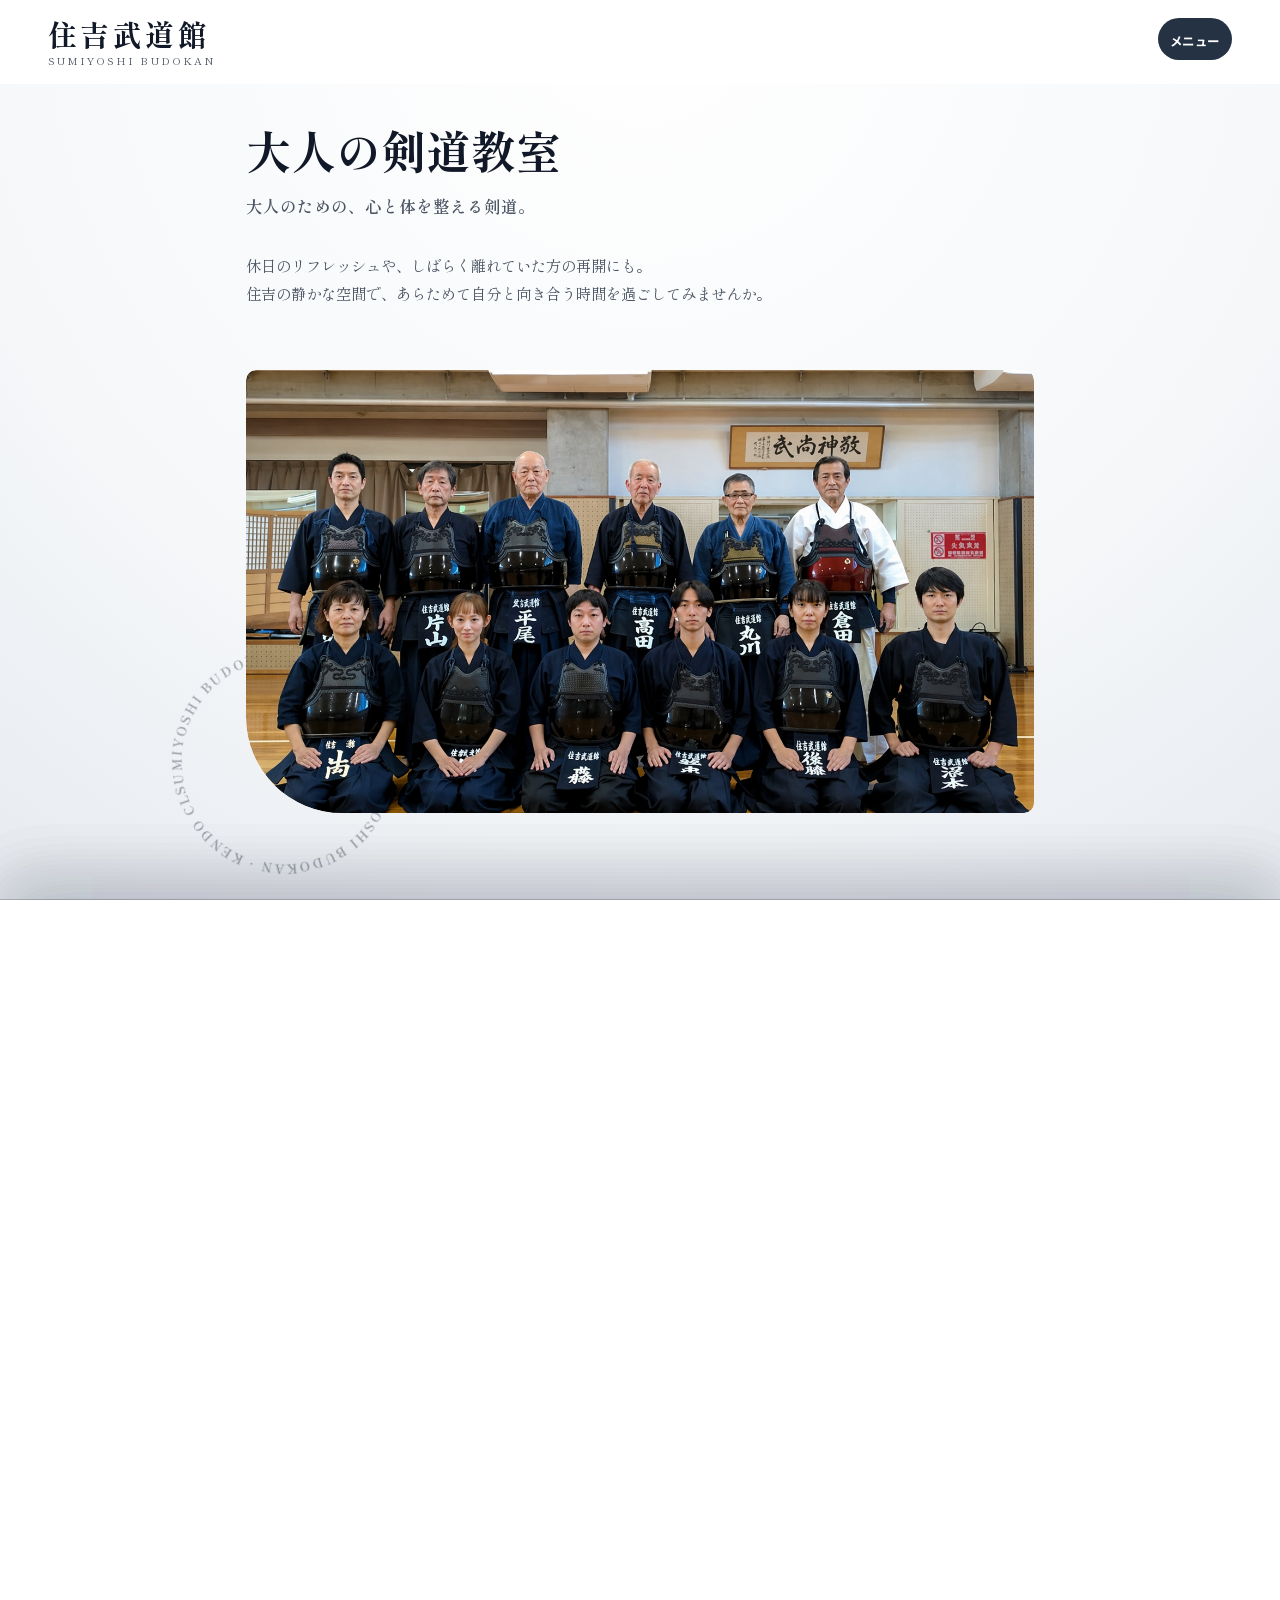
<file: index.html>
<!DOCTYPE html>
<html lang="ja">

<head>
  <meta charset="UTF-8" />
  <meta name="viewport" content="width=device-width, initial-scale=1" />
  <title>住吉武道館｜大人の剣道教室</title>
  <link rel="preconnect" href="https://fonts.googleapis.com">
  <link rel="preconnect" href="https://fonts.gstatic.com" crossorigin>
  <link
    href="https://fonts.googleapis.com/css2?family=Noto+Sans+JP:wght@400;500;600;700&family=Sawarabi+Mincho&family=Shippori+Mincho:wght@400;500;600;700;800&display=swap"
    rel="stylesheet">
  <link rel="stylesheet" href="style.css?v=20260506au" />
</head>

<body class="js-ready" data-page="kendo">
  <div id="page-loader">
    <div class="loader-panel left"></div>
    <div class="loader-panel right"></div>
    <div class="loader-shinai"></div>
  </div>

  <header class="site-header">
    <div class="container header-inner">
      <a href="#hero" class="logo">
        <span class="logo-main" data-i18n="logoMain">住吉武道館</span>
        <span class="logo-sub">SUMIYOSHI BUDOKAN</span>
      </a>
      <button class="menu-toggle" type="button" aria-label="メニューを開く" aria-expanded="false" aria-controls="site-nav">
        <span class="menu-toggle-label">メニュー</span>
        <span class="menu-close-text">閉じる</span>
      </button>
      <nav class="nav" id="site-nav">
        <a href="#about" data-i18n="navAbout">教室について</a>
        <a href="#features" data-i18n="navFeatures">教室の特徴</a>
        <a href="#schedule" data-i18n="navSchedule">稽古日・場所</a>
        <a href="#pricing" data-i18n="navPricing">料金</a>
        <a href="#contact" data-i18n="navContact">体験・お問い合わせ</a>
        <button class="language-toggle" type="button" data-lang-toggle>English</button>
      </nav>
    </div>
  </header>

  <main>
    <section id="hero" class="hero kamishibai-panel panel-photo" style="--panel-index: 1;">
      <div class="container hero-inner">
        <div class="hero-text">
          <h1 data-i18n="heroTitle">大人の剣道教室</h1>
          <p class="hero-tagline" data-i18n="heroTagline">大人のための、心と体を整える剣道。</p>
          <p class="hero-copy" data-i18n="heroText">
            休日のリフレッシュや、しばらく離れていた方の再開にも。
住吉の静かな空間で、あらためて自分と向き合う時間を過ごしてみませんか。
          </p>
        </div>
        <div class="hero-visual">
          <div class="hero-flow-text" aria-hidden="true">
            <svg viewBox="0 0 260 260" focusable="false">
              <defs>
                <path id="hero-flow-path" d="M 130,130 m -104,0 a 104,104 0 1,1 208,0 a 104,104 0 1,1 -208,0" />
              </defs>
              <text>
                <textPath href="#hero-flow-path" startOffset="0%">
                  SUMIYOSHI BUDOKAN &middot; KENDO CLASS &middot; SUMIYOSHI BUDOKAN &middot; KENDO CLASS &middot; SUMIYOSHI BUDOKAN &middot; KENDO CLASS &middot;
                </textPath>
              </text>
            </svg>
          </div>
          <div class="hero-photo">
            <img src="1.png" alt="住吉武道館 大人の剣道教室の集合写真" class="hero-photo-img" data-i18n-attr="alt:heroImageAlt" />
            <div class="hero-photo-overlay"></div>
          </div>
        </div>
      </div>
    </section>

    <section id="about" class="section">
      <div class="container section-inner">
        <h2 class="section-title" data-i18n="aboutTitle">教室について</h2>
        <p class="section-lead" data-i18n="aboutLead">
          一人ひとりの目的や体力に合わせて、無理のないペースで稽古を行います。
剣道を通して、姿勢・呼吸・心の持ち方を少しずつ整えていくことを大切にしています。
        </p>
      </div>
    </section>

    <section id="features" class="section kamishibai-panel panel-features" style="--panel-index: 2;">
      <div class="container section-inner">
        <h2 class="section-title" data-i18n="featuresTitle">教室の特徴</h2>
        <div class="badge-row">
          <span class="badge" data-i18n="badge1">初心者歓迎</span>
          <span class="badge" data-i18n="badge2">幅広い年代が参加</span>
          <span class="badge" data-i18n="badge3">再開の方も歓迎</span>
        </div>
        <p class="section-lead" data-i18n="featuresLead">
          それぞれの経験や状態に応じて、内容を調整しながら指導を行います。
初めての方も、安心してご参加いただけます。
        </p>
      </div>
    </section>

    <section id="schedule" class="section">
      <div class="container section-inner">
        <h2 class="section-title" data-i18n="scheduleTitle">稽古日時・場所</h2>
        <div class="schedule-simple">
          <p data-i18n="scheduleDate"><strong>日時：</strong>毎週土曜日 11:30〜13:00</p>
          <p data-i18n="schedulePlace"><strong>場所：</strong>住吉武道館　大阪市住吉区住吉2-9-89</p>
          <p data-i18n="scheduleStation"><strong>最寄駅：</strong>南海本線「住吉大社駅」から徒歩5分</p>
        </div>
        <div class="belongings-section">
          <h3 class="belongings-title" data-i18n="belongingsTitle">持ち物</h3>
          <ul class="belongings-list">
            <li data-i18n="belonging1">剣道着・袴（お持ちの方）</li>
            <li data-i18n="belonging2">飲み物、タオル</li>
            <li data-i18n="belonging3">替えのTシャツ（必要に応じて）</li>
            <li data-i18n="belonging4">防具一式（お持ちの方のみ）</li>
          </ul>
        </div>
      </div>
    </section>

    <section id="pricing" class="section gray kamishibai-panel panel-pricing" style="--panel-index: 3;">
      <div class="container section-inner">
        <h2 class="section-title" data-i18n="pricingTitle">料金のご案内</h2>
        <p class="section-lead" data-i18n="pricingLead">月額4,400円（税込）</p>
        <p class="section-note" data-i18n="pricingNote">
          ※入会金、保険料、防具購入の目安などは、お問い合わせ時にご案内いたします。
        </p>
      </div>
    </section>

    <section id="contact" class="section kamishibai-panel panel-contact" style="--panel-index: 4;">
      <div class="container section-inner">
        <h2 class="section-title" data-i18n="contactTitle">体験・お問い合わせ</h2>
        <p class="section-lead" data-i18n="contactLead">
          見学・体験のお申し込みやご質問は、下記よりお気軽にご連絡ください。
        </p>
        <ul class="contact-methods">
          <li>
            <strong data-i18n="contactName">住吉武道館</strong>
          </li>
          <li data-i18n="contactAddressBlock">
            〒558-0045<br>
            大阪市住吉区住吉2-9-89
          </li>
          <li>
            <strong>Tel</strong>：06-6678-2422
          </li>
          <li>
            <strong data-i18n="emailLabel">メール</strong>：info@sumiyoshibudokan.com
          </li>
          <li>
            <strong data-i18n="officialSiteLabel">公式HP</strong>：<a href="https://sumiyoshibudokan.com/" target="_blank" rel="noopener">https://sumiyoshibudokan.com/</a>
          </li>
          <li>
            <strong data-i18n="hoursLabel">営業時間</strong><br>
            <span data-i18n="hoursText">9:00〜20:00（月〜土）<br>
            9:00〜17:00（日・祝）<br>
            毎週火曜日休館日</span>
          </li>
        </ul>
        <div class="contact-related-link">
          <a href="../naginata/index.html" class="btn ghost" data-i18n="relatedLink">子供と大人のなぎなた教室はこちら</a>
        </div>
        <p class="scene-copyright">
          &copy; <span data-year></span> <span data-i18n="footerText">住吉武道館 大人の剣道教室. All rights reserved.</span>
        </p>
      </div>
    </section>

  </main>

  <footer class="site-footer">
    <div class="container footer-inner">
      <div class="logo footer-logo" aria-label="住吉武道館">
        <span class="logo-main" data-i18n="logoMain">住吉武道館</span>
        <span class="logo-sub">SUMIYOSHI BUDOKAN</span>
      </div>
      <p>
        &copy; <span id="year" data-year></span> <span data-i18n="footerText">住吉武道館 大人の剣道教室. All rights
        reserved.</span>
      </p>
    </div>
  </footer>

  <script src="script.js?v=20260506au"></script>
</body>

</html>
</file>
<file: style.css>
:root {
  --bg: #ffffff;
  --bg-alt: #ffffff;
  --card-bg: #ffffff;
  --accent: #1f2937;
  --accent-soft: rgba(31, 41, 55, 0.07);
  --accent-strong: #111827;
  --text: #111827;
  --text-soft: #4b5563;
  --border-subtle: rgba(31, 41, 55, 0.24);
  --radius-lg: 0;
  --radius-md: 0;
  --shadow-soft: 0 18px 40px rgba(15, 23, 42, 0.08);
  --font-serif: 'Shippori Mincho', 'Sawarabi Mincho', serif;
  --font-sans: 'Noto Sans JP', sans-serif;
  --resize-ease: 320ms cubic-bezier(0.22, 1, 0.36, 1);
  --liquid-ease: cubic-bezier(0.16, 1, 0.3, 1);
  --loader-snap-ease: cubic-bezier(0.82, 0, 0.12, 1);
  --loader-panel-ease: cubic-bezier(0.64, 0, 0.28, 1);
}

*,
*::before,
*::after {
  box-sizing: border-box;
  border-radius: 0 !important;
}

html,
html.has-kamishibai-stage,
body.has-kamishibai-stage {
  scroll-padding-top: 0;
  overscroll-behavior-y: contain;
}

body {
  margin: 0;
  padding: 0;
  font-family: var(--font-serif);
  font-size: clamp(15px, 1.2vw, 17px);
  line-height: 1.85;
  background: #ffffff;
  color: var(--text);
  scroll-behavior: smooth;
  overflow-x: hidden;
  scrollbar-width: none;
  -ms-overflow-style: none;
}

html::-webkit-scrollbar,
body::-webkit-scrollbar {
  display: none;
}

.nav,
.btn,
.badge,
.hero-photo-badge,
.hero-photo-label,
.info-row dt,
.text-muted,
.form-row input,
.form-row textarea,
.form-row label,
.faq-q,
.contact-methods {
  font-family: var(--font-sans);
}

/* 縦書きのラベルのみ明朝体に戻す */
.hero-photo-label {
  font-family: var(--font-serif);
}

#page-loader {
  position: fixed;
  inset: 0;
  z-index: 9999;
  pointer-events: none;
  display: flex;
  align-items: center;
  justify-content: center;
  overflow: hidden;
}

#page-loader::before {
  content: '';
  position: absolute;
  inset: 0;
  z-index: 0;
  background: #ffffff;
}

.loader-panel {
  position: absolute;
  top: 0;
  z-index: 1;
  width: 50%;
  height: 100%;
  background: radial-gradient(circle at top, #111827, #020617);
}

.loader-panel.left {
  left: 0;
  transform-origin: left center;
  animation: loader-open-left 1.75s var(--loader-panel-ease) forwards 1.45s;
}

.loader-panel.right {
  right: 0;
  transform-origin: right center;
  animation: loader-open-right 1.75s var(--loader-panel-ease) forwards 1.45s;
}

.loader-title {
  position: relative;
  padding: 10px 24px;
  border-radius: 999px;
  border: 1px solid rgba(229, 231, 235, 0.7);
  background: rgba(15, 23, 42, 0.85);
  color: #f9fafb;
  font-size: 0.9rem;
  letter-spacing: 0.12em;
  text-transform: none;
  opacity: 0;
  animation: loader-title-fade 0.8s ease-out forwards 0.8s;
}

.loader-shinai {
  position: relative;
  z-index: 2;
  width: 80px;
  height: 80px;
}

.loader-shinai::before,
.loader-shinai::after {
  content: '';
  position: absolute;
  left: 50%;
  top: 50%;
  width: 4px;
  height: 72px;
  background: #e0b45c;
  border-radius: 999px;
  box-shadow: 0 6px 12px rgba(0, 0, 0, 0.35);
  transform: translate(-50%, -50%);
  transform-origin: center 90%;
  opacity: 0;
}

.loader-shinai::before {
  animation: shinai-left 1.5s var(--loader-snap-ease) forwards 0.22s;
}

.loader-shinai::after {
  animation: shinai-right 1.5s var(--loader-snap-ease) forwards 0.22s;
}

@keyframes loader-open-left {
  0% {
    transform: translateX(0);
  }

  28% {
    transform: translateX(-4%);
  }

  78% {
    transform: translateX(-86%);
  }

  100% {
    transform: translateX(-100%);
  }
}

@keyframes loader-open-right {
  0% {
    transform: translateX(0);
  }

  28% {
    transform: translateX(4%);
  }

  78% {
    transform: translateX(86%);
  }

  100% {
    transform: translateX(100%);
  }
}

@keyframes loader-title-fade {
  0% {
    opacity: 0;
  }

  40% {
    opacity: 1;
  }

  100% {
    opacity: 0;
  }
}

@keyframes shinai-left {
  0% {
    transform: translate(-230%, -50%) rotate(-10deg);
    opacity: 0;
  }

  16% {
    opacity: 1;
  }

  42% {
    transform: translate(-205%, -50%) rotate(-16deg);
    opacity: 1;
  }

  74% {
    transform: translate(-55%, -50%) rotate(38deg);
    opacity: 1;
  }

  88% {
    transform: translate(-62%, -50%) rotate(32deg);
    opacity: 1;
  }

  100% {
    transform: translate(-62%, -50%) rotate(32deg);
    opacity: 0;
  }
}

@keyframes shinai-right {
  0% {
    transform: translate(230%, -50%) rotate(10deg);
    opacity: 0;
  }

  16% {
    opacity: 1;
  }

  42% {
    transform: translate(205%, -50%) rotate(16deg);
    opacity: 1;
  }

  74% {
    transform: translate(-45%, -50%) rotate(-38deg);
    opacity: 1;
  }

  88% {
    transform: translate(-38%, -50%) rotate(-32deg);
    opacity: 1;
  }

  100% {
    transform: translate(-38%, -50%) rotate(-32deg);
    opacity: 0;
  }
}

html.has-kamishibai-stage,
body.has-kamishibai-stage {
  scroll-padding-top: 0;
  overscroll-behavior-y: contain;
}

body {
  min-height: 100vh;
  background: #ffffff;
}

body::before {
  content: '';
  position: fixed;
  inset: 0;
  z-index: 0;
  pointer-events: none;
  background-image:
    linear-gradient(90deg, rgba(255, 255, 255, 0.92), rgba(255, 255, 255, 0.74) 48%, rgba(255, 255, 255, 0.38)),
    url("back2.png");
  background-position:
    center,
    center;
  background-size:
    auto,
    cover;
  background-repeat: no-repeat;
  transition: background-position var(--resize-ease), background-size var(--resize-ease);
}

body > * {
  position: relative;
  z-index: 1;
}

body.nav-lock {
  overflow: hidden;
}

a {
  color: inherit;
  text-decoration: none;
}

.container {
  width: 100%;
  max-width: 980px;
  margin-inline: auto;
  padding-inline: clamp(24px, 5vw, 48px);
  transition: padding-inline var(--resize-ease), max-width var(--resize-ease);
}

.site-header .container {
  max-width: none;
}

.site-header {
  position: fixed;
  top: 0;
  left: 0;
  right: 0;
  z-index: 120;
  backdrop-filter: blur(16px);
  background: rgba(255, 255, 255, 0.98);
  border-bottom: none;
}

.site-header + main {
  padding-top: clamp(70px, 6.5vw, 92px);
}

.reveal-on-scroll {
  opacity: 0;
  transform: translateY(16px);
  filter: blur(8px);
  transition: opacity 0.9s cubic-bezier(0.22, 1, 0.36, 1),
    transform 0.9s cubic-bezier(0.22, 1, 0.36, 1),
    filter 0.9s cubic-bezier(0.22, 1, 0.36, 1);
  transition-delay: var(--reveal-delay, 0ms);
  will-change: opacity, transform;
}

.reveal-on-scroll.is-visible,
.is-visible {
  opacity: 1;
  transform: translateY(0);
  filter: blur(0);
}

.header-inner {
  display: flex;
  align-items: center;
  justify-content: space-between;
  gap: 24px;
  padding-block: clamp(12px, 1.6vw, 18px);
  transition: padding-block var(--resize-ease), gap var(--resize-ease);
}

.logo {
  display: inline-flex;
  flex-direction: column;
  align-items: stretch;
  gap: 6px;
  font-weight: 700;
  letter-spacing: 0.12em;
  text-transform: none;
  font-size: clamp(1.35rem, 1.2vw + 1rem, 1.8rem);
  color: #111827;
  white-space: nowrap;
}

.logo-main {
  display: block;
  width: 100%;
  line-height: 1.1;
}

.logo-sub {
  display: block;
  width: 92%;
  font-family: var(--font-serif);
  font-size: 0.36em;
  font-weight: 400;
  letter-spacing: 0.2em;
  line-height: 1;
  color: #4b5563;
}

.menu-toggle {
  display: inline-flex;
  position: relative;
  z-index: 22;
  align-items: center;
  justify-content: center;
  width: 74px;
  height: 42px;
  border: none;
  border-radius: 21px !important;
  background: transparent;
  color: #ffffff;
  font-family: var(--font-sans);
  font-size: 0.78rem;
  font-weight: 700;
  letter-spacing: 0.04em;
  line-height: 1;
  padding: 0 14px;
  cursor: pointer;
  overflow: hidden;
}

.menu-toggle-label {
  display: block;
  color: #ffffff;
  transition: transform 0.2s ease, opacity 0.2s ease;
  transform: translateY(-1px);
  white-space: nowrap;
}

.menu-close-text {
  position: absolute;
  inset: 0;
  display: grid;
  place-content: center;
  width: 100% !important;
  height: 100% !important;
  background: transparent !important;
  color: #ffffff;
  font-family: var(--font-sans);
  font-size: 0.78rem;
  font-weight: 700;
  line-height: 1;
  letter-spacing: 0.08em;
  opacity: 0;
  transform: translateY(7px);
  transition: opacity 0.22s ease, transform 0.22s ease;
  white-space: nowrap;
  pointer-events: none;
}

.nav {
  display: flex;
  position: absolute;
  inset: 0;
  z-index: 21;
  background: transparent;
  border: none;
  padding: 96px 32px 48px;
  flex-direction: column;
  align-items: center;
  justify-content: center;
  gap: 18px;
  opacity: 1;
  pointer-events: none;
  overflow: hidden;
  transform: none;
  transition: none;
}

.nav::before {
  content: '';
  position: absolute;
  top: clamp(12px, 1.6vw, 18px);
  right: clamp(24px, 5vw, 48px);
  width: 74px;
  height: 42px;
  z-index: 0;
  background: radial-gradient(circle at top, #111827, #020617);
  border: none;
  border-radius: 21px !important;
  opacity: 1;
  transform: scale(1);
  transform-origin: right top;
  transition: top 1.55s var(--liquid-ease), right 1.55s var(--liquid-ease),
    width 1.55s var(--liquid-ease), height 1.55s var(--liquid-ease),
    transform 1.55s var(--liquid-ease);
  will-change: top, right, width, height, transform;
}

.nav a {
  position: relative;
  z-index: 1;
  width: auto;
  padding: 12px 18px;
  color: #ffffff;
  font-family: var(--font-serif);
  font-size: clamp(1rem, 4vw, 1.35rem);
  font-weight: 600;
  letter-spacing: 0.08em;
  text-align: center;
  opacity: 0;
  translate: 38px -30px;
  transform: translateX(0) scale(1);
  transform-origin: left center;
  transition: color 0.2s ease, background-color 0.2s ease,
    transform 0.52s var(--liquid-ease);
  will-change: transform;
}

.language-toggle {
  position: relative;
  z-index: 1;
  border: 1px solid rgba(31, 41, 55, 0.28);
  background: transparent;
  color: #ffffff;
  cursor: pointer;
  font-family: var(--font-sans);
  font-size: 1rem;
  font-weight: 500;
  padding: 10px 18px;
  opacity: 0;
  translate: 38px -30px;
  transform: translateX(0) scale(1);
  transition: color 0.2s ease, background-color 0.2s ease,
    border-color 0.2s ease;
}

.language-toggle:hover {
  background: rgba(255, 255, 255, 0.1);
  border-color: rgba(255, 255, 255, 0.72);
  color: #ffffff;
}

.site-header.nav-open .nav {
  opacity: 1;
  pointer-events: auto;
  transform: none;
}

.site-header.nav-open,
.site-header.nav-closing {
  position: fixed;
  inset: 0;
  overflow: hidden;
  background: transparent;
  border-bottom-color: transparent;
  backdrop-filter: none;
}

.site-header.nav-open .header-inner,
.site-header.nav-closing .header-inner {
  background: transparent;
}

.site-header.nav-open .nav,
.site-header.nav-closing .nav {
  pointer-events: auto;
}

.site-header.nav-closing .nav::before {
  transition-duration: 1.05s;
  transition-timing-function: cubic-bezier(0.16, 1, 0.3, 1);
}

.site-header.nav-open .nav::before {
  top: 12px;
  right: 12px;
  width: calc(100% - 24px);
  height: calc(100% - 24px);
  border-radius: 22px !important;
}

.site-header.nav-open .menu-toggle-label {
  opacity: 0;
  transform: translateY(-9px);
}

.site-header.nav-open .menu-close-text {
  opacity: 1;
  transform: translateY(0);
}

.nav a::before {
  content: '';
  position: absolute;
  left: -8px;
  top: 50%;
  width: 6px;
  height: 6px;
  background: #ffffff;
  border-radius: 50% !important;
  opacity: 0;
  transform: translate(-12px, -50%) scale(0.42);
  transition: opacity 0.28s ease, transform 0.56s var(--liquid-ease);
  will-change: transform, opacity;
}

.nav a:hover {
  color: #ffffff;
  background-color: transparent;
  transform: translateX(10px) scale(1.015);
}

.nav a:hover::before {
  opacity: 1;
  transform: translate(0, -50%) scale(1);
}

.site-header.nav-open .nav a,
.site-header.nav-open .language-toggle {
  animation: menu-item-drop 0.76s var(--liquid-ease) both;
}

.site-header.nav-open .nav a:nth-child(1) {
  animation-delay: 0.2s;
}

.site-header.nav-open .nav a:nth-child(2) {
  animation-delay: 0.32s;
}

.site-header.nav-open .nav a:nth-child(3) {
  animation-delay: 0.44s;
}

.site-header.nav-open .nav a:nth-child(4) {
  animation-delay: 0.56s;
}

.site-header.nav-open .nav a:nth-child(5) {
  animation-delay: 0.68s;
}

.site-header.nav-open .language-toggle {
  animation-delay: 0.8s;
}

@media (min-width: 901px) {
  .site-header {
    --desktop-menu-width: min(420px, 34vw);
  }

  .site-header.nav-open {
    background: rgba(17, 24, 39, 0.2);
    backdrop-filter: brightness(0.9);
  }

  .site-header.nav-closing {
    background: transparent;
    backdrop-filter: none;
  }

  .site-header.nav-open .nav,
  .site-header.nav-closing .nav {
    align-items: flex-end;
    padding: 96px 64px 48px calc(100% - var(--desktop-menu-width));
  }

  .site-header.nav-open .nav::before {
    width: var(--desktop-menu-width);
    height: calc(100% - 24px);
  }

  .nav a,
  .language-toggle {
    min-width: min(260px, calc(var(--desktop-menu-width) - 96px));
    text-align: left;
  }
}

.hero {
  padding: clamp(32px, 7vw, 72px) 0 clamp(28px, 5vw, 56px);
  min-height: clamp(0px, calc((100vw - 560px) * 1.2), calc(100svh - 82px));
  display: flex;
  align-items: center;
  background: transparent;
  transition: padding var(--resize-ease), min-height var(--resize-ease);
}

.hero-inner {
  display: flex;
  flex-direction: column;
  gap: clamp(22px, 3vw, 32px);
  align-items: flex-start;
  transition: gap var(--resize-ease);
}

.hero-text {
  border-left: none;
  padding-left: 0;
  text-align: left;
  max-width: 720px;
  margin-inline: 0;
}

.hero-tagline {
  font-size: clamp(0.92rem, 0.4vw + 0.84rem, 1.02rem);
  color: var(--accent-strong);
  font-weight: 600;
  letter-spacing: 0.06em;
  text-transform: none;
  margin: 0 0 8px;
  transition: font-size var(--resize-ease), margin var(--resize-ease), line-height var(--resize-ease);
}

.hero-text h1 {
  font-size: clamp(2.1rem, 3vw + 1rem, 2.8rem);
  line-height: 1.15;
  letter-spacing: 0;
  margin-bottom: 16px;
  transition: font-size var(--resize-ease), margin var(--resize-ease), line-height var(--resize-ease);
}

.hero-text p {
  margin: 0 0 30px;
  color: var(--text-soft);
  max-width: 640px;
  margin-inline: 0;
  transition: font-size var(--resize-ease), margin var(--resize-ease), max-width var(--resize-ease), line-height var(--resize-ease);
}

.hero-copy-line {
  display: block;
}

.js-ready .hero-text h1,
.js-ready .hero-tagline,
.js-ready .hero-copy {
  opacity: 0;
  transform: translateY(16px);
  filter: blur(8px);
  will-change: opacity, transform, filter;
}

.js-ready .hero-photo {
  opacity: 0;
  clip-path: inset(0 100% 0 0 round 10px 10px 10px 96px);
  transform: translateZ(0);
  will-change: opacity, clip-path, transform;
}

.js-ready.loader-revealing .hero-text h1 {
  animation: hero-text-rise 1s cubic-bezier(0.22, 1, 0.36, 1) both;
}

.js-ready.loader-revealing .hero-tagline {
  animation: hero-text-rise 1s cubic-bezier(0.22, 1, 0.36, 1) both 0.24s;
}

.js-ready.loader-revealing .hero-copy {
  animation: hero-text-rise 1s cubic-bezier(0.22, 1, 0.36, 1) both 0.42s;
}

.js-ready.loader-revealing .hero-photo {
  animation: hero-photo-unmask 1.25s cubic-bezier(0.16, 1, 0.3, 1) both 0.34s;
}

.js-ready.loader-revealing .badge-row {
  animation: none;
}

.js-ready.loader-revealing .badge {
  animation: badge-unmask 0.82s cubic-bezier(0.16, 1, 0.3, 1) both;
}

.js-ready.loader-revealing .badge:nth-child(1) {
  animation-delay: 0.18s;
}

.js-ready.loader-revealing .badge:nth-child(2) {
  animation-delay: 0.32s;
}

.js-ready.loader-revealing .badge:nth-child(3) {
  animation-delay: 0.46s;
}

@keyframes hero-text-rise {
  0% {
    opacity: 0;
    transform: translateY(16px);
    filter: blur(8px);
  }

  100% {
    opacity: 1;
    transform: translateY(0);
    filter: blur(0);
  }
}

@keyframes hero-photo-unmask {
  0% {
    opacity: 0;
    clip-path: inset(0 100% 0 0 round 10px 10px 10px 96px);
  }

  18% {
    opacity: 1;
  }

  100% {
    opacity: 1;
    clip-path: inset(0 0 0 0 round 10px 10px 10px 96px);
  }
}

@keyframes badge-unmask {
  0% {
    opacity: 0;
    clip-path: inset(0 100% 0 0);
  }

  18% {
    opacity: 1;
  }

  100% {
    opacity: 1;
    clip-path: inset(0 0 0 0);
  }
}

.hero-actions {
  display: flex;
  flex-wrap: wrap;
  gap: 12px;
  justify-content: center;
}

.btn {
  display: inline-flex;
  align-items: center;
  justify-content: center;
  padding: 10px 20px;
  border-radius: 999px;
  border: 1px solid transparent;
  cursor: pointer;
  font-size: 0.95rem;
  font-weight: 500;
  transition: background-color 0.18s ease, color 0.18s ease,
    border-color 0.18s ease, transform 0.12s ease, box-shadow 0.12s ease;
}

.btn.primary {
  background: linear-gradient(135deg, #1f2937, #111827);
  border-color: rgba(17, 24, 39, 0.9);
  color: #ffffff;
  box-shadow: 0 18px 35px rgba(15, 23, 42, 0.55);
}

.btn.primary:hover {
  background: linear-gradient(135deg, #111827, #020617);
  transform: translateY(-1px);
  box-shadow: 0 22px 45px rgba(15, 23, 42, 0.7);
}

.btn.ghost {
  background: transparent;
  border-color: rgba(31, 41, 55, 0.4);
  color: var(--text-soft);
}

.related-link-section .btn.ghost {
  background: #ffffff;
  border-radius: 999px !important;
}

.btn.ghost:hover {
  background: rgba(31, 41, 55, 0.04);
  color: #111827;
  transform: translateY(-1px);
}

.btn.full-width {
  width: 100%;
}

.hero-visual {
  position: relative;
  display: flex;
  justify-content: center;
  width: 100%;
}

.hero-flow-text {
  position: absolute;
  left: clamp(-90px, -7vw, -34px);
  bottom: clamp(-78px, -6vw, -42px);
  z-index: 0;
  width: clamp(170px, 20vw, 260px);
  aspect-ratio: 1;
  color: rgba(31, 41, 55, 0.42);
  pointer-events: none;
  transform: rotate(-18deg);
}

.hero-flow-text svg {
  display: block;
  width: 100%;
  height: 100%;
  overflow: visible;
  animation: hero-flow-spin 18s linear infinite;
}

.hero-flow-text text {
  fill: currentColor;
  font-family: var(--font-serif);
  font-size: 13px;
  font-weight: 600;
  letter-spacing: 0.18em;
}

@keyframes hero-flow-spin {
  to {
    transform: rotate(360deg);
  }
}

.hero-photo {
  position: relative;
  z-index: 1;
  padding: 0;
  background-color: transparent;
  width: min(900px, 100%);
  aspect-ratio: 16 / 9;
  border-radius: 10px 10px 10px 96px !important;
  border: none;
  color: inherit;
  box-shadow: none;
  transition: width var(--resize-ease), max-width var(--resize-ease), aspect-ratio var(--resize-ease);
}

.hero-photo::after {
  content: none;
}

.hero-photo-img {
  width: 100%;
  height: 100%;
  object-fit: cover;
  display: block;
  border-radius: 10px 10px 10px 96px !important;
}

.hero-photo-overlay {
  display: none;
}

.hero-photo-content {
  position: absolute;
  inset: 24px;
  z-index: 10;
  pointer-events: none;
}

.hero-photo-label {
  position: absolute;
  bottom: 0;
  right: 0;
  writing-mode: vertical-rl;
  font-family: 'Shippori Mincho', serif;
  font-size: 0.95rem;
  letter-spacing: 0.2em;
  background: rgba(253, 253, 249, 0.95);
  color: #111827;
  padding: 18px 8px;
  border-left: 2px solid #b94724;
  margin: 0;
  box-shadow: none;
  pointer-events: auto;
}

.hero-photo-badge {
  position: absolute;
  top: 0;
  left: 0;
  padding: 6px 14px;
  background: #b94724;
  color: #fdfdf9;
  font-size: 0.85rem;
  font-weight: 600;
  letter-spacing: 0.1em;
  border: 1px solid rgba(255, 255, 255, 0.6);
  margin: 0;
  box-shadow: none;
  pointer-events: auto;
}

.card {
  background: var(--card-bg);
  border-radius: var(--radius-lg);
  padding: 20px 20px 18px;
  border: 1px solid var(--border-subtle);
  box-shadow: var(--shadow-soft);
}

.hero-visual .card h2 {
  font-size: 1.1rem;
  margin-top: 0;
  margin-bottom: 10px;
}

.hero-visual .card ul {
  margin: 0;
  padding-left: 18px;
  color: var(--text-soft);
  font-size: 0.94rem;
}

.section {
  padding: clamp(40px, 6vw, 64px) 0;
  background: transparent;
  backdrop-filter: none;
  transition: padding var(--resize-ease);
}

.section.gray {
  background: transparent;
}

.related-link-section {
  padding-top: 0;
  padding-bottom: 24px;
}

.contact-related-link {
  margin-top: 30px;
}

.contact-related-link .btn.ghost {
  background: #9a4059;
  border-color: transparent;
  border-radius: 999px !important;
  color: #ffffff;
  box-shadow: 0 10px 22px rgba(111, 38, 61, 0.22);
}

.contact-related-link .btn.ghost:hover {
  background: #84324b;
  color: #ffffff;
  box-shadow: 0 14px 28px rgba(111, 38, 61, 0.3);
}

.scene-copyright {
  margin: 18px 0 0;
  color: var(--text-soft);
  font-family: var(--font-sans);
  font-size: 0.76rem;
  line-height: 1.55;
}

#pricing,
#faq {
  background: transparent;
}

.section-inner {
  text-align: left;
  display: flex;
  flex-direction: column;
  align-items: flex-start;
}

.section-title {
  font-size: clamp(1.3rem, 1.1vw + 1rem, 1.8rem);
  margin-bottom: 18px;
  width: 100%;
  text-align: left;
  display: flex;
  flex-direction: column;
  align-items: flex-start;
}

.section-title::after {
  content: '';
  display: block;
  width: 56px;
  height: 2px;
  margin-top: 8px;
  background: #111827;
  flex: 0 0 auto;
}

.section-lead {
  margin: 0;
  color: var(--text-soft);
  max-width: 720px;
  margin-inline: 0;
  line-height: 1.95;
}

.section-note {
  margin-top: 12px;
  font-size: 0.8rem;
  color: var(--text-soft);
}

.badge-row {
  display: flex;
  flex-wrap: wrap;
  gap: 8px;
  margin: 10px 0 16px;
  justify-content: flex-start;
  transform: translateZ(0);
  will-change: opacity, clip-path;
}

.badge {
  display: inline-flex;
  align-items: center;
  padding: 6px 12px;
  border-radius: 999px;
  background: var(--accent-soft);
  color: var(--accent-strong);
  font-size: 0.8rem;
  font-weight: 600;
  will-change: opacity, clip-path;
}

.cards {
  display: grid;
  grid-template-columns: repeat(3, minmax(0, 1fr));
  gap: 18px;
  margin-top: 20px;
}

.cards .card {
  border-radius: var(--radius-md);
  padding: 16px 16px 14px;
  background: var(--card-bg);
  border-color: var(--border-subtle);
}

/* 料金セクションは影を出さない */
#pricing .card {
  box-shadow: none;
}

.cards .card h3 {
  margin-top: 0;
  margin-bottom: 6px;
  font-size: clamp(1rem, 0.35vw + 0.94rem, 1.12rem);
}

.cards .card p {
  margin: 0;
  color: var(--text-soft);
  font-size: clamp(0.93rem, 0.3vw + 0.86rem, 1.02rem);
  line-height: 1.8;
}

.contact-form {
  margin-top: 20px;
  padding: 18px 18px 16px;
  border-radius: var(--radius-lg);
  background: var(--card-bg);
  border: 1px solid rgba(31, 41, 55, 0.28);
  box-shadow: var(--shadow-soft);
}

.schedule-simple {
  width: 100%;
  max-width: 760px;
  margin-top: 6px;
  display: flex;
  flex-direction: column;
  gap: 8px;
}

.schedule-simple p {
  margin: 0;
  color: var(--text-soft);
  line-height: 1.9;
}

.belongings-section {
  width: 100%;
  max-width: 760px;
  margin-top: 18px;
  background: transparent;
  border: none;
  border-radius: 0;
  padding: 0;
  text-align: left;
}

.belongings-title {
  margin: 0 0 10px;
  font-size: clamp(1rem, 0.4vw + 0.92rem, 1.15rem);
}

.belongings-list {
  margin: 0;
  padding-left: 0;
  list-style: none;
  color: var(--text-soft);
  line-height: 1.9;
}

.info-dl {
  margin: 0;
  display: flex;
  flex-direction: column;
  gap: 28px;
}

.info-row {
  display: flex;
  flex-direction: column;
  gap: 8px;
}

.info-row dt {
  font-size: 0.85rem;
  letter-spacing: 0.15em;
  color: #b94724;
  font-weight: 700;
  border-bottom: 1px solid rgba(31, 41, 55, 0.15);
  padding-bottom: 6px;
}

.info-row dd {
  margin: 0;
  font-size: 1.1rem;
  line-height: 1.6;
  color: var(--accent-strong);
}

.text-muted {
  font-size: 0.85rem;
  color: var(--text-soft);
  display: inline-block;
  margin-top: 6px;
  line-height: 1.5;
}

.map-wrapper {
  background: #ffffff;
  border-radius: 8px;
  padding: 8px;
  border: 1px solid #d1cbae;
  box-shadow: 0 10px 25px rgba(0, 0, 0, 0.05);
  display: flex;
}

.map-iframe {
  width: 100%;
  min-height: 320px;
  display: block;
  border-radius: 4px;
  filter: grayscale(40%) sepia(20%) contrast(1.1);
  transition: filter 0.4s ease;
}

.map-iframe:hover {
  filter: grayscale(0%) sepia(0%);
}

.form-row {
  display: flex;
  flex-direction: column;
  gap: 6px;
  margin-bottom: 12px;
}

.form-row label {
  font-size: 0.85rem;
  color: var(--text-soft);
}

.form-row input,
.form-row textarea {
  border-radius: 10px;
  border: 1px solid rgba(31, 41, 55, 0.3);
  background: #ffffff;
  color: var(--text);
  padding: 9px 11px;
  font: inherit;
  resize: vertical;
  min-height: 40px;
  outline: none;
  transition: border-color 0.18s ease, box-shadow 0.18s ease,
    background-color 0.18s ease;
}

.form-row input::placeholder,
.form-row textarea::placeholder {
  color: rgba(148, 163, 184, 0.6);
}

.form-row input:focus,
.form-row textarea:focus {
  border-color: rgba(31, 41, 55, 0.8);
  box-shadow: 0 0 0 1px rgba(31, 41, 55, 0.35);
  background: #ffffff;
}

.form-note {
  margin: 8px 0 0;
  font-size: 0.8rem;
  color: var(--text-soft);
}

.form-note.success {
  color: #4ade80;
}

.form-note.error {
  color: #f97373;
}

.site-footer {
  border-top: 1px solid var(--border-subtle);
  padding: 48px 0 18px;
  margin-top: 24px;
  background: #ffffff;
}

.footer-inner {
  text-align: center;
  font-size: 0.8rem;
  color: var(--text-soft);
}

.footer-logo {
  margin: 0 auto 8px;
}

.faq-list {
  margin-top: 16px;
  display: flex;
  flex-direction: column;
  gap: 12px;
  width: 100%;
  max-width: 760px;
}

.faq-item {
  padding: 12px 14px;
  border-radius: 12px;
  background: var(--card-bg);
  border: 1px solid rgba(31, 41, 55, 0.18);
}

.faq-q {
  margin: 0 0 10px;
  font-weight: 600;
  color: #111827;
  font-size: clamp(0.94rem, 0.35vw + 0.86rem, 1.04rem);
}

.faq-a {
  margin: 0;
  color: var(--text-soft);
  font-size: clamp(0.93rem, 0.3vw + 0.86rem, 1.01rem);
  line-height: 1.85;
}

.contact-methods {
  margin: 12px 0 0;
  padding-left: 0;
  color: var(--text-soft);
  font-size: clamp(0.92rem, 0.28vw + 0.84rem, 1rem);
  list-style: none;
  line-height: 1.9;
}

.contact-methods li+li {
  margin-top: 12px;
}

.contact-methods a {
  text-decoration: underline;
  text-underline-offset: 0.18em;
}


.kamishibai-panel {
  position: sticky;
  top: 0;
  z-index: calc(30 + var(--panel-index, 1));
  min-height: 100svh;
  display: flex;
  align-items: center;
  overflow: hidden;
  background: #ffffff;
  box-shadow: 0 -1px 0 rgba(17, 24, 39, 0.08), 0 -24px 60px rgba(17, 24, 39, 0.08);
}

.kamishibai-panel:not(.panel-contact) {
  margin-bottom: 42svh;
}

.kamishibai-panel::before {
  content: '';
  position: absolute;
  inset: 0;
  z-index: 0;
  pointer-events: none;
  background:
    radial-gradient(circle at top, rgba(255, 255, 255, 1), rgba(247, 248, 250, 0.96) 62%, rgba(232, 235, 240, 0.9));
}

.kamishibai-panel > .container {
  position: relative;
  z-index: 1;
}

.panel-photo {
  padding-top: clamp(64px, 8vw, 96px);
}

.panel-photo .hero-inner {
  transform: translateY(clamp(-22px, -2vw, -10px));
}

.panel-features::before {
  background:
    radial-gradient(circle at top, rgba(255, 255, 255, 1), rgba(244, 246, 248, 0.96) 62%, rgba(229, 233, 239, 0.9));
}

.panel-pricing::before {
  background:
    radial-gradient(circle at top, rgba(255, 255, 255, 1), rgba(248, 248, 246, 0.96) 62%, rgba(234, 235, 232, 0.9));
}

.panel-contact::before {
  background:
    radial-gradient(circle at top, rgba(255, 255, 255, 1), rgba(242, 244, 247, 0.96) 62%, rgba(226, 230, 236, 0.9));
}

.panel-features .section-inner,
.panel-pricing .section-inner,
.panel-contact .section-inner {
  transform: translateY(clamp(-10px, -1.2vw, -4px));
}

#about,
#schedule {
  position: relative;
  z-index: 2;
  background: rgba(255, 255, 255, 0.96);
}


.kamishibai-stage {
  position: fixed;
  inset: 0;
  z-index: 30;
  overflow: hidden;
  pointer-events: none;
  background: #ffffff;
  opacity: 0;
  visibility: hidden;
  transition: opacity 0.18s ease, visibility 0.18s ease;
}

.kamishibai-scroll-track {
  position: relative;
  z-index: 0;
  width: 100%;
  height: calc(var(--kamishibai-scenes, 4) * 100svh);
  pointer-events: none;
}

.kamishibai-scroll-marker {
  height: 100svh;
}
.kamishibai-stage.is-active {
  opacity: 1;
  visibility: visible;
}

.kamishibai-scene {
  position: absolute;
  inset: 0;
  display: flex;
  align-items: center;
  background: #ffffff;
  box-shadow: 0 -1px 0 rgba(17, 24, 39, 0.08), 0 -24px 60px rgba(17, 24, 39, 0.08);
  overflow: hidden;
  transform: translate3d(0, 100%, 0);
  will-change: transform;
  backface-visibility: hidden;
  contain: layout paint;
}

.kamishibai-scene::before {
  content: '';
  position: absolute;
  inset: 0;
  z-index: 0;
  background:
    radial-gradient(circle at top, rgba(255, 255, 255, 1), rgba(245, 247, 249, 0.96) 62%, rgba(228, 232, 238, 0.9));
}

.kamishibai-scene > .container {
  position: relative;
  z-index: 1;
  pointer-events: auto;
}

.kamishibai-scene .hero-inner,
.kamishibai-scene .section-inner {
  width: 100%;
}

.kamishibai-card-stack {
  display: flex;
  flex-direction: column;
  gap: clamp(24px, 4vh, 42px);
  width: 100%;
}

.kamishibai-card-stack .section-inner {
  padding-block: 0;
}

.kamishibai-card-stack .section-title,
.kamishibai-card-stack .belongings-title {
  margin-bottom: 12px;
}

.kamishibai-card-stack .section-note,
.kamishibai-card-stack .contact-methods,
.kamishibai-card-stack .related-link-section {
  margin-top: 8px;
}

.kamishibai-card-stack .related-link-section {
  padding: 0;
}

.kamishibai-card-stack .contact-related-link {
  margin-top: 28px;
}

.kamishibai-card-stack .scene-copyright {
  margin-top: 16px;
}

.kamishibai-scene .scene-copyright {
  position: fixed;
  left: 24px;
  right: 24px;
  bottom: max(14px, env(safe-area-inset-bottom));
  margin: 0;
  text-align: center;
}

.kamishibai-card-stack .related-link-section .section-inner {
  align-items: flex-start;
}

@media (max-height: 760px) {
  .kamishibai-card-stack {
    gap: 18px;
  }

  .kamishibai-card-stack .section-lead,
  .kamishibai-card-stack .schedule-simple p,
  .kamishibai-card-stack .contact-methods {
    line-height: 1.65;
  }
}

.kamishibai-stage .reveal-on-scroll {
  opacity: 1 !important;
  transform: none !important;
  filter: none !important;
  clip-path: none !important;
  animation: none !important;
}

.js-ready .kamishibai-scene:not(:first-child) .section-title,
.js-ready .kamishibai-scene:not(:first-child) .belongings-title,
.js-ready .kamishibai-scene:not(:first-child) .section-lead,
.js-ready .kamishibai-scene:not(:first-child) .schedule-simple,
.js-ready .kamishibai-scene:not(:first-child) .badge-row,
.js-ready .kamishibai-scene:not(:first-child) .badge,
.js-ready .kamishibai-scene:not(:first-child) .belongings-list,
.js-ready .kamishibai-scene:not(:first-child) .section-note,
.js-ready .kamishibai-scene:not(:first-child) .contact-methods,
.js-ready .kamishibai-scene:not(:first-child) .contact-related-link,
.js-ready .kamishibai-scene:not(:first-child) .scene-copyright {
  opacity: 0;
  transform: translateY(16px);
  filter: blur(8px);
  will-change: opacity, transform, filter;
}

.js-ready .kamishibai-scene.scene-animated:not(:first-child) .section-title,
.js-ready .kamishibai-scene.scene-animated:not(:first-child) .belongings-title,
.js-ready .kamishibai-scene.scene-animated:not(:first-child) .section-lead,
.js-ready .kamishibai-scene.scene-animated:not(:first-child) .schedule-simple,
.js-ready .kamishibai-scene.scene-animated:not(:first-child) .badge-row,
.js-ready .kamishibai-scene.scene-animated:not(:first-child) .badge,
.js-ready .kamishibai-scene.scene-animated:not(:first-child) .belongings-list,
.js-ready .kamishibai-scene.scene-animated:not(:first-child) .section-note,
.js-ready .kamishibai-scene.scene-animated:not(:first-child) .contact-methods,
.js-ready .kamishibai-scene.scene-animated:not(:first-child) .contact-related-link,
.js-ready .kamishibai-scene.scene-animated:not(:first-child) .scene-copyright {
  opacity: 1;
  transform: translateY(0);
  filter: blur(0);
}

.js-ready .kamishibai-scene:not(:first-child) .badge {
  clip-path: inset(0 100% 0 0);
}

.js-ready .kamishibai-scene.scene-animated:not(:first-child) .badge {
  clip-path: inset(0 0 0 0);
}

.js-ready .kamishibai-scene.is-current.scene-animate:not(:first-child) .section-title,
.js-ready .kamishibai-scene.is-current.scene-animate:not(:first-child) .belongings-title {
  animation: hero-text-rise 1s cubic-bezier(0.22, 1, 0.36, 1) both;
}

.js-ready .kamishibai-scene.is-current.scene-animate:not(:first-child) .section-lead,
.js-ready .kamishibai-scene.is-current.scene-animate:not(:first-child) .schedule-simple {
  animation: hero-text-rise 1s cubic-bezier(0.22, 1, 0.36, 1) both 0.24s;
}

.js-ready .kamishibai-scene.is-current.scene-animate:not(:first-child) .badge {
  animation: badge-unmask 0.82s cubic-bezier(0.16, 1, 0.3, 1) both;
}

.js-ready .kamishibai-scene.is-current.scene-animate:not(:first-child) .badge:nth-child(1) {
  animation-delay: 1.45s;
}

.js-ready .kamishibai-scene.is-current.scene-animate:not(:first-child) .badge:nth-child(2) {
  animation-delay: 1.62s;
}

.js-ready .kamishibai-scene.is-current.scene-animate:not(:first-child) .badge:nth-child(3) {
  animation-delay: 1.79s;
}

.js-ready .kamishibai-scene.is-current.scene-animate:not(:first-child) .belongings-list,
.js-ready .kamishibai-scene.is-current.scene-animate:not(:first-child) .section-note,
.js-ready .kamishibai-scene.is-current.scene-animate:not(:first-child) .contact-methods,
.js-ready .kamishibai-scene.is-current.scene-animate:not(:first-child) .contact-related-link,
.js-ready .kamishibai-scene.is-current.scene-animate:not(:first-child) .scene-copyright {
  animation: hero-text-rise 1s cubic-bezier(0.22, 1, 0.36, 1) both 0.42s;
}

.has-kamishibai-stage .kamishibai-panel {
  position: relative;
  top: auto;
  z-index: auto;
  min-height: 100svh;
  opacity: 0;
  pointer-events: none;
  box-shadow: none;
}

.has-kamishibai-stage .kamishibai-panel:not(.panel-contact) {
  margin-bottom: 0;
}

.has-kamishibai-stage #about,
.has-kamishibai-stage #schedule {
  opacity: 0;
  pointer-events: none;
}

.has-kamishibai-stage main > .related-link-section {
  display: none;
}

.has-kamishibai-stage .site-footer {
  display: none;
}

.has-kamishibai-stage main > section {
  display: none;
}

@media (max-width: 768px) {
  .kamishibai-panel:not(.panel-contact) {
    margin-bottom: 28svh;
  }


  .section {
    padding: 44px 0;
  }

  .hero-text p,
  .section-lead {
    max-width: 100%;
  }

  .cards {
    grid-template-columns: minmax(0, 1fr);
  }
}

@media (max-width: 900px) {
  .site-header.nav-open,
  .site-header.nav-closing {
    position: fixed;
    inset: 0;
    overflow: hidden;
    background: transparent;
    border-bottom-color: transparent;
    backdrop-filter: none;
  }

  .site-header.nav-open .header-inner,
  .site-header.nav-closing .header-inner {
    background: transparent;
  }

  .site-header.nav-open::after,
  .site-header.nav-closing::after {
    content: '';
    position: absolute;
    left: 0;
    right: 0;
    top: clamp(70px, 6.5vw, 92px);
    z-index: 1;
    height: 1px;
    background: rgba(255, 255, 255, 0.22);
    pointer-events: none;
  }

  .menu-toggle {
    display: inline-flex;
    position: relative;
    z-index: 22;
    background: transparent;
  }

  .menu-close-text {
    position: absolute;
    inset: 0;
    display: grid;
    place-content: center;
    width: 100% !important;
    height: 100% !important;
    background: transparent !important;
    color: #ffffff;
    font-family: var(--font-sans);
    font-size: 0.78rem;
    font-weight: 700;
    line-height: 1;
    letter-spacing: 0.08em;
    opacity: 0;
    transform: translateY(8px);
    transition: opacity 0.22s ease, transform 0.22s ease;
    white-space: nowrap;
    pointer-events: none;
  }

  .site-header.nav-open .menu-toggle-label {
    opacity: 0;
    transform: translateY(-8px);
  }

  .site-header.nav-open .menu-close-text {
    opacity: 1;
    transform: translateY(0);
  }

  .site-header.nav-open .menu-toggle .menu-close-text,
  .site-header.nav-closing .menu-toggle .menu-close-text {
    color: #ffffff;
  }

  .nav {
    position: absolute;
    inset: 0;
    z-index: 21;
    background: transparent;
    border: none;
    padding: 96px 32px 48px;
    flex-direction: column;
    align-items: center;
    justify-content: center;
    gap: 18px;
    opacity: 1;
    pointer-events: none;
    overflow: hidden;
    transform: none;
  }

  .nav::before {
    content: '';
    position: absolute;
    top: clamp(12px, 1.6vw, 18px);
    right: clamp(24px, 5vw, 48px);
    width: 74px;
    height: 42px;
    z-index: 0;
    background: radial-gradient(circle at top, #111827, #020617);
    border: none;
    border-radius: 21px !important;
    opacity: 1;
    transform: scale(1);
    transform-origin: right top;
    transition: top 1.55s var(--liquid-ease), right 1.55s var(--liquid-ease),
      width 1.55s var(--liquid-ease), height 1.55s var(--liquid-ease),
      transform 1.55s var(--liquid-ease);
    will-change: top, right, width, height, transform;
  }

  .site-header.nav-closing .nav::before {
    transition-duration: 1.05s;
    transition-timing-function: cubic-bezier(0.16, 1, 0.3, 1);
  }

  .site-header.nav-open .nav,
  .site-header.nav-closing .nav {
    pointer-events: auto;
    transform: none;
  }

  .site-header.nav-open .nav::before {
    top: 12px;
    right: 12px;
    width: calc(100% - 24px);
    height: calc(100% - 24px);
    border-radius: 22px !important;
    transform: scale(1);
  }

  .nav a {
    position: relative;
    z-index: 1;
    width: auto;
    padding: 12px 18px;
    color: #ffffff;
    font-family: var(--font-serif);
    font-size: clamp(1rem, 4vw, 1.35rem);
    font-weight: 600;
    letter-spacing: 0.08em;
    text-align: center;
    opacity: 0;
    translate: 38px -30px;
    transform: translateX(0) scale(1);
    transform-origin: left center;
    transition: color 0.2s ease, background-color 0.2s ease,
      transform 0.52s var(--liquid-ease);
    will-change: transform;
  }

  .nav a::before {
    content: '';
    position: absolute;
    left: -8px;
    top: 50%;
    width: 6px;
    height: 6px;
    background: #ffffff;
    border-radius: 50% !important;
    opacity: 0;
    transform: translate(-12px, -50%) scale(0.42);
    transition: opacity 0.28s ease, transform 0.56s var(--liquid-ease);
    will-change: transform, opacity;
  }

  .nav a:hover {
    color: #ffffff;
    background-color: transparent;
    transform: translateX(10px) scale(1.015);
  }

  .nav a:hover::before {
    opacity: 1;
    transform: translate(0, -50%) scale(1);
  }

  .language-toggle {
    position: relative;
    z-index: 1;
    color: #ffffff;
    border-color: rgba(255, 255, 255, 0.48);
    font-size: 1rem;
    padding: 10px 18px;
    opacity: 0;
    translate: 38px -30px;
    transform: translateX(0) scale(1);
    transition: color 0.2s ease, background-color 0.2s ease,
      border-color 0.2s ease;
  }

  .language-toggle:hover {
    background: rgba(255, 255, 255, 0.1);
    border-color: rgba(255, 255, 255, 0.72);
    color: #ffffff;
  }

  .site-header.nav-open .nav a,
  .site-header.nav-open .language-toggle {
    animation: menu-item-drop 0.76s var(--liquid-ease) both;
  }

  .site-header.nav-open .nav a:nth-child(1) {
    animation-delay: 0.2s;
  }

  .site-header.nav-open .nav a:nth-child(2) {
    animation-delay: 0.32s;
  }

  .site-header.nav-open .nav a:nth-child(3) {
    animation-delay: 0.44s;
  }

  .site-header.nav-open .nav a:nth-child(4) {
    animation-delay: 0.56s;
  }

  .site-header.nav-open .nav a:nth-child(5) {
    animation-delay: 0.68s;
  }

  .site-header.nav-open .language-toggle {
    animation-delay: 0.8s;
  }
}

.site-header.nav-open::after,
.site-header.nav-closing::after {
  display: none;
}

.nav::before {
  background: #243244;
}

.site-header.nav-open .nav::before,
.site-header.nav-closing .nav::before {
  background: radial-gradient(circle at top, #111827, #020617);
}

.language-toggle {
  border-color: rgba(255, 255, 255, 0.52);
}

.kamishibai-scene .scene-copyright {
  bottom: max(8px, env(safe-area-inset-bottom));
  line-height: 1;
}

@keyframes menu-item-drop {
  0% {
    opacity: 0;
    translate: 42px -32px;
    transform: scale(0.96);
    filter: blur(5px);
  }

  62% {
    opacity: 1;
    translate: -3px 2px;
    transform: scale(1.012);
    filter: blur(0);
  }

  100% {
    opacity: 1;
    translate: 0 0;
    transform: scale(1);
    filter: blur(0);
  }
}

@media (max-width: 480px) {
  html,
  html.has-kamishibai-stage,
body.has-kamishibai-stage {
  scroll-padding-top: 0;
  overscroll-behavior-y: contain;
}

body {
    font-size: 15px;
  }

  body::before {
    display: block;
    background-image:
      linear-gradient(180deg, rgba(255, 255, 255, 0.94), rgba(255, 255, 255, 0.76) 46%, rgba(255, 255, 255, 0.46)),
      url("back.png");
    background-position:
      center,
      left top;
    background-size:
      auto,
      auto max(100svh, calc(100vw * 1672 / 941));
    background-repeat: no-repeat;
  }

  .container {
    padding-inline: 24px;
  }

  .hero-text h1 {
    font-size: clamp(1.7rem, 6.8vw, 2rem);
    line-height: 1.25;
    margin-top: 0;
    margin-bottom: 12px;
  }

  .hero-text p {
    margin-bottom: 18px;
  }

  .hero-text,
  .section-inner {
    width: 100%;
    max-width: 100%;
    margin-inline: 0;
  }

  .section-lead,
  .faq-a,
  .cards .card p,
  .contact-methods {
    max-width: 100%;
    margin-inline: 0;
  }

  .card,
  .cards .card,
  .faq-item {
    padding: 16px;
  }

  .section {
    padding: 38px 0;
  }

  .hero {
    padding: 38px 0 20px;
  }

  .hero-inner {
    gap: 18px;
  }

  .hero-flow-text {
    left: -62px;
    bottom: -58px;
    width: 150px;
    opacity: 0.78;
  }

  .hero-actions {
    flex-direction: column;
    align-items: stretch;
  }

  .footer-inner {
    font-size: 0.68rem;
    line-height: 1.55;
  }
}
@media (prefers-reduced-motion: reduce) {
  html,
  html.has-kamishibai-stage,
body.has-kamishibai-stage {
  scroll-padding-top: 0;
  overscroll-behavior-y: contain;
}

body {
    scroll-behavior: auto;
  }

  .reveal-on-scroll {
    transition-duration: 0.45s;
  }

  .container,
  body::before,
  .header-inner,
  .nav,
  .nav a,
  .language-toggle,
  .hero,
  .hero-inner,
  .hero-tagline,
  .hero-text h1,
  .hero-text p,
  .hero-photo,
  .section {
    transition: none;
  }

  .js-ready .hero-text h1,
  .js-ready .hero-tagline,
  .js-ready .hero-copy,
  .js-ready .hero-copy-line,
  .js-ready .hero-photo {
    opacity: 1;
    transform: none;
    filter: none;
    clip-path: none;
    animation: none;
  }
}
</file>
